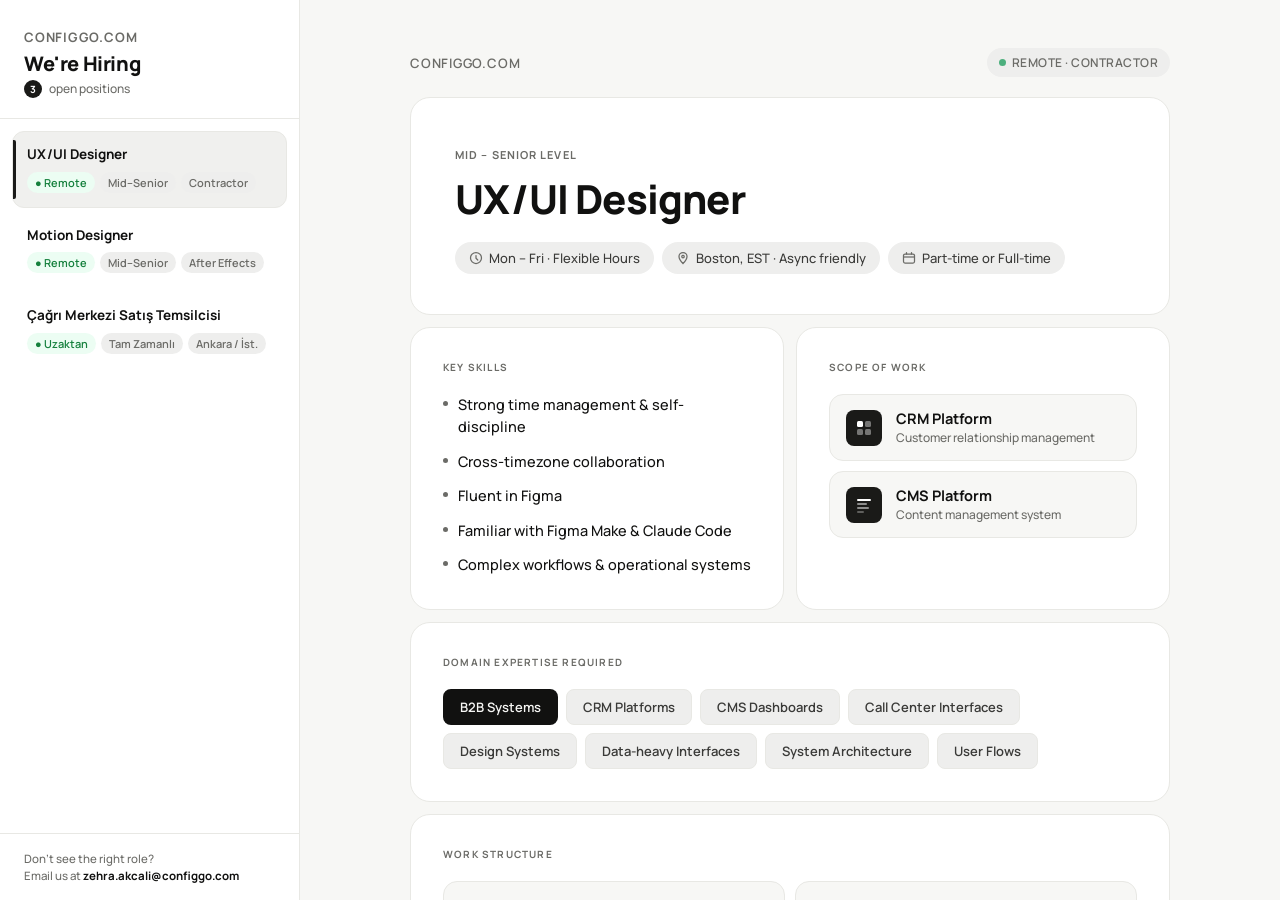
<file: index.html>
<!DOCTYPE html>
<html lang="en">
<head>
  <meta charset="UTF-8"/>
  <meta name="viewport" content="width=device-width, initial-scale=1.0"/>
  <title>Careers — Configgo.com</title>
  <link href="https://fonts.googleapis.com/css2?family=Manrope:wght@300;400;500;600;700;800&display=swap" rel="stylesheet"/>
  <style>
    *, *::before, *::after { box-sizing: border-box; margin: 0; padding: 0; }

    :root {
      --bg:             #F7F7F5;
      --surface:        #FFFFFF;
      --border:         #E8E8E4;
      --text-primary:   #111110;
      --text-secondary: #6B6B67;
      --accent:         #1A1A18;
      --pill-bg:        #EEEEED;
      --pill-text:      #3A3A38;
      --active-bg:      #F0F0EE;
      --active-border:  #111110;
      --sidebar-w:      300px;
      --radius-sm: 8px;
      --radius-md: 12px;
      --radius-lg: 16px;
      --radius-pill: 100px;
    }

    html, body {
      height: 100%;
      font-family: 'Manrope', sans-serif;
      background: var(--bg);
      color: var(--text-primary);
      -webkit-font-smoothing: antialiased;
    }

    /* ── LAYOUT ── */
    .layout {
      display: flex;
      height: 100vh;
      overflow: hidden;
    }

    /* ── SIDEBAR ── */
    .sidebar {
      width: var(--sidebar-w);
      min-width: var(--sidebar-w);
      background: var(--surface);
      border-right: 1px solid var(--border);
      display: flex;
      flex-direction: column;
      height: 100vh;
      overflow: hidden;
    }

    .sidebar-header {
      padding: 28px 24px 20px;
      border-bottom: 1px solid var(--border);
      flex-shrink: 0;
    }

    .brand {
      font-size: 13px;
      font-weight: 700;
      letter-spacing: 0.06em;
      text-transform: uppercase;
      color: var(--text-secondary);
      margin-bottom: 6px;
    }

    .sidebar-title {
      font-size: 20px;
      font-weight: 800;
      letter-spacing: -0.02em;
      color: var(--text-primary);
      line-height: 1.2;
      margin-bottom: 4px;
    }

    .sidebar-count {
      font-size: 12px;
      font-weight: 500;
      color: var(--text-secondary);
    }

    .sidebar-count span {
      display: inline-flex;
      align-items: center;
      justify-content: center;
      width: 18px;
      height: 18px;
      background: var(--accent);
      color: white;
      border-radius: 50%;
      font-size: 10px;
      font-weight: 700;
      margin-right: 5px;
    }

    /* ── JOB LIST ── */
    .job-list {
      flex: 1;
      overflow-y: auto;
      padding: 12px 12px;
      display: flex;
      flex-direction: column;
      gap: 4px;
    }

    .job-list::-webkit-scrollbar { width: 4px; }
    .job-list::-webkit-scrollbar-track { background: transparent; }
    .job-list::-webkit-scrollbar-thumb { background: var(--border); border-radius: 2px; }

    .job-item {
      padding: 14px 14px;
      border-radius: var(--radius-md);
      cursor: pointer;
      border: 1px solid transparent;
      transition: background 0.12s ease, border-color 0.12s ease;
      position: relative;
    }

    .job-item:hover {
      background: var(--active-bg);
    }

    .job-item.active {
      background: var(--active-bg);
      border-color: var(--border);
    }

    .job-item.active::before {
      content: '';
      position: absolute;
      left: 0; top: 8px; bottom: 8px;
      width: 3px;
      background: var(--accent);
      border-radius: 0 2px 2px 0;
    }

    .job-item-title {
      font-size: 13.5px;
      font-weight: 700;
      color: var(--text-primary);
      margin-bottom: 8px;
      line-height: 1.3;
    }

    .job-item-tags {
      display: flex;
      flex-wrap: wrap;
      gap: 5px;
    }

    .job-tag {
      display: inline-flex;
      align-items: center;
      font-size: 11px;
      font-weight: 600;
      color: var(--text-secondary);
      background: var(--pill-bg);
      padding: 3px 8px;
      border-radius: var(--radius-pill);
      white-space: nowrap;
    }

    .job-tag.green {
      background: #ECFDF3;
      color: #15803D;
    }

    /* ── SIDEBAR FOOTER ── */
    .sidebar-footer {
      padding: 16px 24px;
      border-top: 1px solid var(--border);
      flex-shrink: 0;
    }

    .sidebar-footer p {
      font-size: 11.5px;
      font-weight: 500;
      color: var(--text-secondary);
      line-height: 1.5;
    }

    .sidebar-footer a {
      color: var(--text-primary);
      font-weight: 700;
      text-decoration: none;
    }

    /* ── MAIN CONTENT ── */
    .main {
      flex: 1;
      overflow-y: auto;
      background: var(--bg);
      position: relative;
    }

    .main::-webkit-scrollbar { width: 6px; }
    .main::-webkit-scrollbar-track { background: transparent; }
    .main::-webkit-scrollbar-thumb { background: var(--border); border-radius: 3px; }

    /* iframe fills the main area */
    .job-frame {
      width: 100%;
      height: 100%;
      border: none;
      display: block;
    }

    /* ── WELCOME STATE ── */
    .welcome {
      display: none;
      flex-direction: column;
      align-items: center;
      justify-content: center;
      height: 100%;
      gap: 12px;
      padding: 40px;
      text-align: center;
    }

    .welcome-icon {
      width: 52px; height: 52px;
      background: var(--surface);
      border: 1px solid var(--border);
      border-radius: 14px;
      display: flex;
      align-items: center;
      justify-content: center;
      margin-bottom: 4px;
    }

    .welcome h2 {
      font-size: 18px;
      font-weight: 700;
      color: var(--text-primary);
      letter-spacing: -0.01em;
    }

    .welcome p {
      font-size: 13.5px;
      font-weight: 500;
      color: var(--text-secondary);
      max-width: 280px;
      line-height: 1.6;
    }

    /* ── MOBILE ── */
    @media (max-width: 700px) {
      .layout {
        flex-direction: column;
        height: auto;
        overflow: visible;
      }

      .sidebar {
        width: 100%;
        min-width: 100%;
        height: auto;
        border-right: none;
        border-bottom: 1px solid var(--border);
      }

      .job-list {
        flex-direction: row;
        overflow-x: auto;
        overflow-y: hidden;
        padding: 10px 12px;
        gap: 8px;
        flex-wrap: nowrap;
      }

      .job-item {
        min-width: 200px;
        flex-shrink: 0;
      }

      .main {
        height: calc(100vh - 180px);
        min-height: 500px;
      }

      .job-frame { height: 100%; }
    }
  </style>
</head>
<body>
<div class="layout">

  <!-- ── SIDEBAR ── -->
  <aside class="sidebar">

    <div class="sidebar-header">
      <div class="brand">configgo.com</div>
      <div class="sidebar-title">We're Hiring</div>
      <div class="sidebar-count">
        <span>3</span> open positions
      </div>
    </div>

    <div class="job-list">

      <!-- UX/UI Designer -->
      <div class="job-item active" onclick="loadJob(this, 'ux-designer.html')" id="job-ux">
        <div class="job-item-title">UX/UI Designer</div>
        <div class="job-item-tags">
          <span class="job-tag green">● Remote</span>
          <span class="job-tag">Mid–Senior</span>
          <span class="job-tag">Contractor</span>
        </div>
      </div>

      <!-- Motion Designer -->
      <div class="job-item" onclick="loadJob(this, 'motion-designer.html')" id="job-motion">
        <div class="job-item-title">Motion Designer</div>
        <div class="job-item-tags">
          <span class="job-tag green">● Remote</span>
          <span class="job-tag">Mid–Senior</span>
          <span class="job-tag">After Effects</span>
        </div>
      </div>

      <!-- Call Center -->
      <div class="job-item" onclick="loadJob(this, 'cagri-merkezi.html')" id="job-cc">
        <div class="job-item-title">Çağrı Merkezi Satış Temsilcisi</div>
        <div class="job-item-tags">
          <span class="job-tag green">● Uzaktan</span>
          <span class="job-tag">Tam Zamanlı</span>
          <span class="job-tag">Ankara / İst.</span>
        </div>
      </div>

    </div>

    <div class="sidebar-footer">
      <p>Don't see the right role?<br/>
        Email us at <a href="mailto:zehra.akcali@configgo.com">zehra.akcali@configgo.com</a>
      </p>
    </div>

  </aside>

  <!-- ── MAIN CONTENT ── -->
  <main class="main">
    <iframe
      class="job-frame"
      id="jobFrame"
      src="ux-designer.html"
      title="Job Posting">
    </iframe>
  </main>

</div>

<script>
  function loadJob(el, src) {
    // Remove active from all
    document.querySelectorAll('.job-item').forEach(i => i.classList.remove('active'));
    // Set active
    el.classList.add('active');
    // Load iframe
    document.getElementById('jobFrame').src = src;
    // On mobile, scroll main into view
    if (window.innerWidth <= 700) {
      document.querySelector('.main').scrollIntoView({ behavior: 'smooth' });
    }
  }
</script>
</body>
</html>
</file>
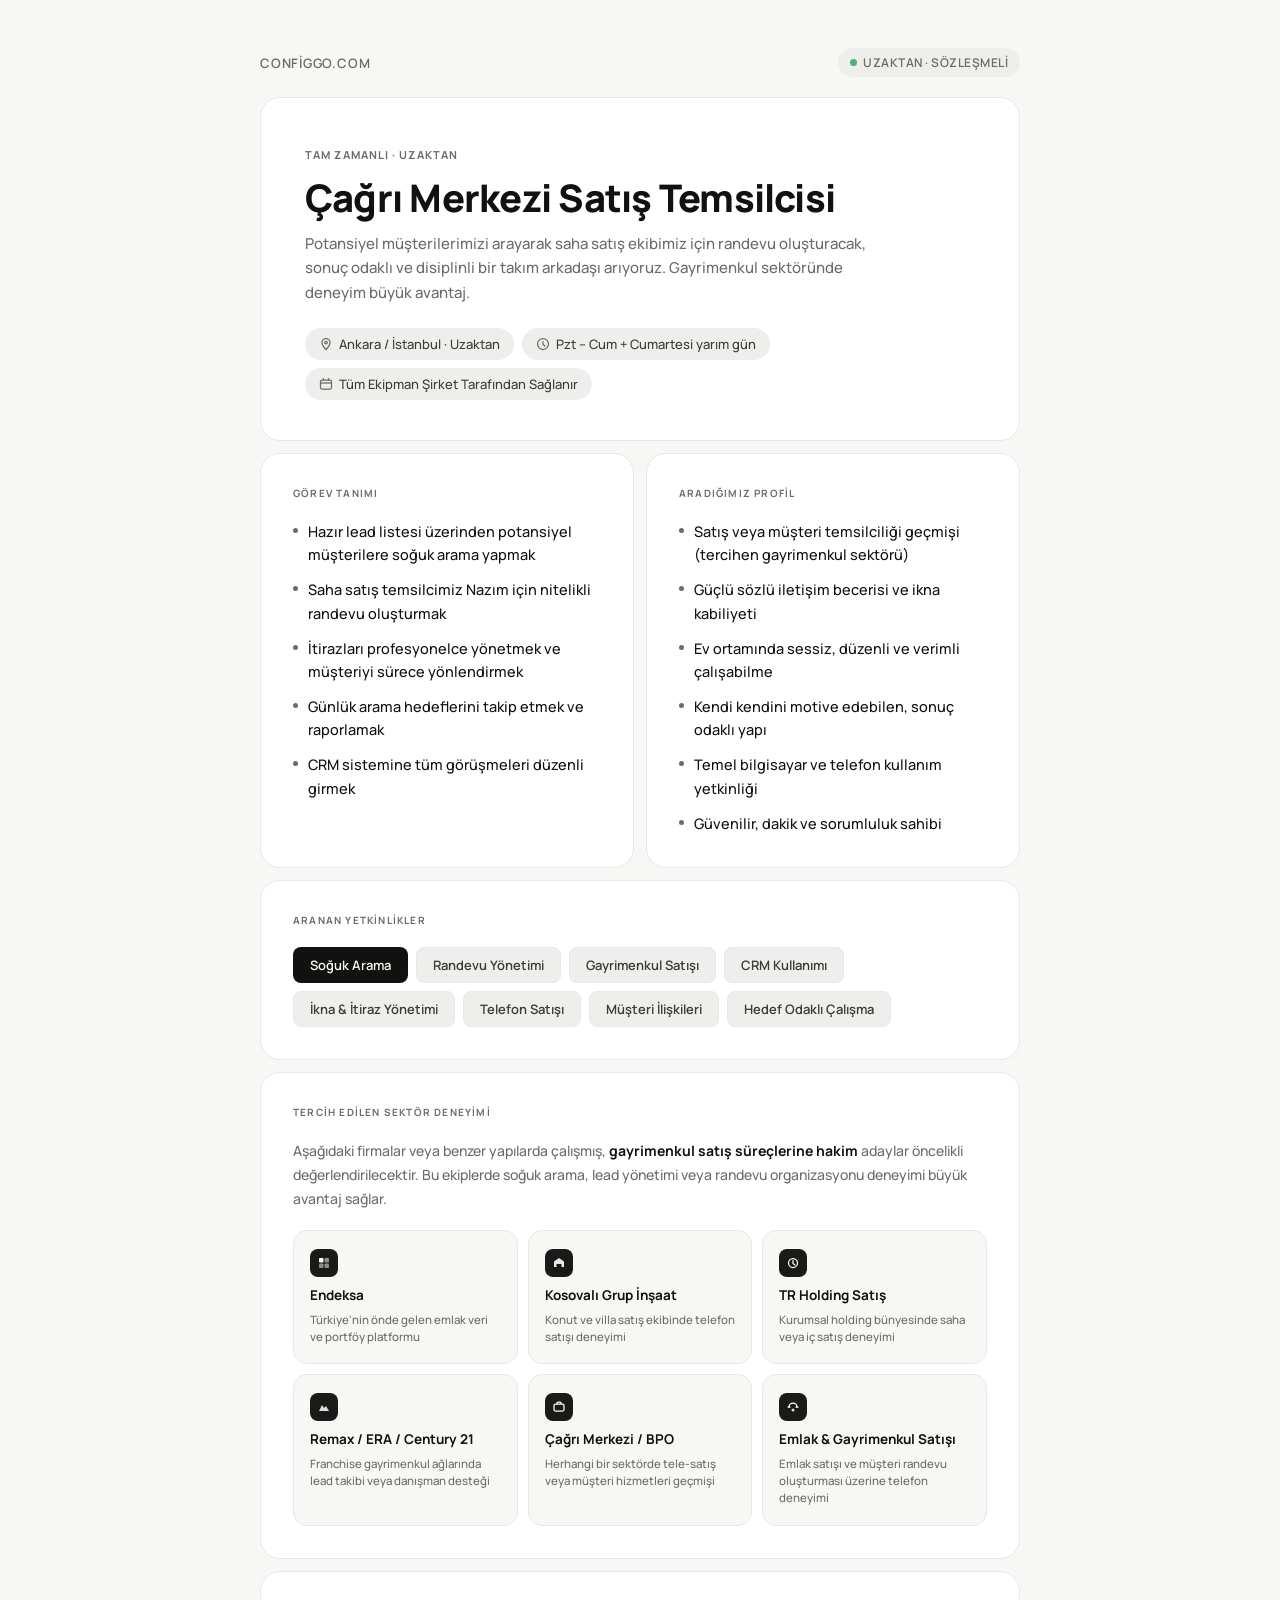
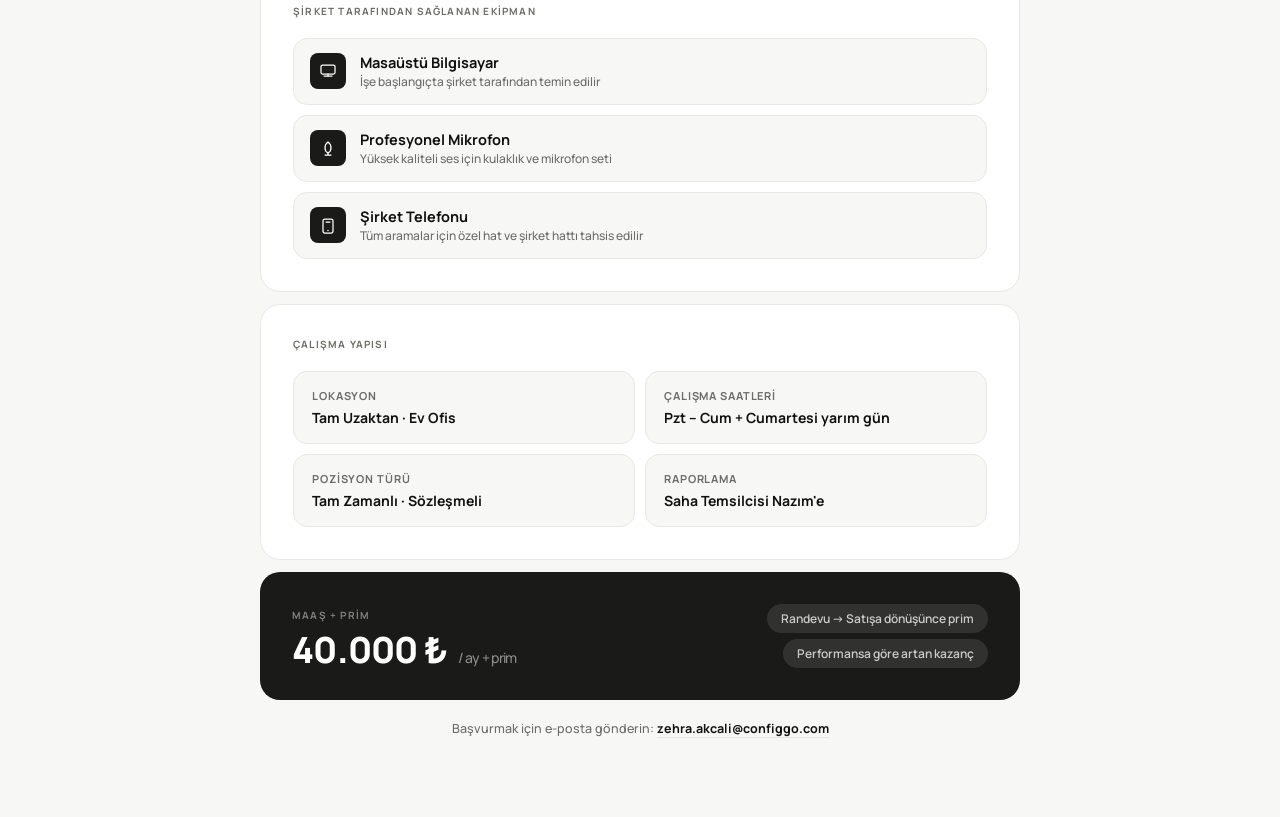
<file: cagri-merkezi.html>
<!DOCTYPE html>
<html lang="tr">
<head>
  <meta charset="UTF-8" />
  <meta name="viewport" content="width=device-width, initial-scale=1.0"/>
  <title>Çağrı Merkezi Satış Temsilcisi — Configgo.com</title>
  <link href="https://fonts.googleapis.com/css2?family=Manrope:wght@300;400;500;600;700;800&display=swap" rel="stylesheet"/>
  <style>
    *, *::before, *::after { box-sizing: border-box; margin: 0; padding: 0; }

    :root {
      --bg:             #F7F7F5;
      --surface:        #FFFFFF;
      --border:         #E8E8E4;
      --text-primary:   #111110;
      --text-secondary: #6B6B67;
      --accent:         #1A1A18;
      --pill-bg:        #EEEEED;
      --pill-text:      #3A3A38;
      --tag-accent-bg:  #111110;
      --tag-accent-txt: #F7F7F5;
      --radius-sm:  8px;
      --radius-md:  14px;
      --radius-lg:  20px;
      --radius-pill:100px;
      --max-w: 760px;
    }

    html { scroll-behavior: smooth; }

    body {
      font-family: 'Manrope', sans-serif;
      background: var(--bg);
      color: var(--text-primary);
      min-height: 100vh;
      padding: 48px 24px 80px;
      -webkit-font-smoothing: antialiased;
    }

    .page {
      max-width: var(--max-w);
      margin: 0 auto;
      display: flex;
      flex-direction: column;
      gap: 12px;
    }

    /* ── TOP BAR ── */
    .topbar {
      display: flex;
      align-items: center;
      justify-content: space-between;
      margin-bottom: 8px;
    }
    .company {
      font-size: 13px;
      font-weight: 600;
      letter-spacing: 0.06em;
      text-transform: uppercase;
      color: var(--text-secondary);
    }
    .badge-remote {
      display: inline-flex;
      align-items: center;
      gap: 6px;
      font-size: 12px;
      font-weight: 600;
      letter-spacing: 0.04em;
      text-transform: uppercase;
      color: var(--text-secondary);
      background: var(--pill-bg);
      padding: 6px 12px;
      border-radius: var(--radius-pill);
    }
    .badge-remote::before {
      content: '';
      width: 7px; height: 7px;
      border-radius: 50%;
      background: #4CAF7D;
      flex-shrink: 0;
    }

    /* ── HERO ── */
    .hero {
      background: var(--surface);
      border: 1px solid var(--border);
      border-radius: var(--radius-lg);
      padding: 44px 44px 40px;
    }
    .role-level {
      display: inline-block;
      font-size: 11px;
      font-weight: 700;
      letter-spacing: 0.1em;
      text-transform: uppercase;
      color: var(--text-secondary);
      margin-bottom: 14px;
    }
    .hero h1 {
      font-size: clamp(26px, 5vw, 38px);
      font-weight: 800;
      line-height: 1.15;
      letter-spacing: -0.02em;
      color: var(--text-primary);
      margin-bottom: 12px;
    }
    .hero-sub {
      font-size: 15px;
      font-weight: 500;
      color: var(--text-secondary);
      line-height: 1.65;
      margin-bottom: 22px;
      max-width: 580px;
    }
    .hero-meta {
      display: flex;
      flex-wrap: wrap;
      gap: 8px;
    }
    .pill {
      display: inline-flex;
      align-items: center;
      gap: 6px;
      font-size: 13px;
      font-weight: 500;
      color: var(--pill-text);
      background: var(--pill-bg);
      padding: 7px 14px;
      border-radius: var(--radius-pill);
    }
    .pill svg { flex-shrink: 0; }

    /* ── GRID ── */
    .grid-2 {
      display: grid;
      grid-template-columns: 1fr 1fr;
      gap: 12px;
    }
    .card {
      background: var(--surface);
      border: 1px solid var(--border);
      border-radius: var(--radius-lg);
      padding: 32px;
    }
    .card.full { grid-column: 1 / -1; }
    .card-label {
      font-size: 10px;
      font-weight: 700;
      letter-spacing: 0.12em;
      text-transform: uppercase;
      color: var(--text-secondary);
      margin-bottom: 20px;
    }

    /* ── LIST ── */
    .list {
      list-style: none;
      display: flex;
      flex-direction: column;
      gap: 12px;
    }
    .list li {
      font-size: 14.5px;
      font-weight: 500;
      line-height: 1.6;
      color: var(--text-primary);
      display: flex;
      align-items: flex-start;
      gap: 10px;
    }
    .list li::before {
      content: '';
      width: 5px; height: 5px;
      border-radius: 50%;
      background: var(--text-secondary);
      flex-shrink: 0;
      margin-top: 8px;
    }

    /* ── TAGS ── */
    .tags { display: flex; flex-wrap: wrap; gap: 8px; }
    .tag {
      font-size: 13px;
      font-weight: 600;
      padding: 8px 16px;
      border-radius: var(--radius-sm);
      background: var(--pill-bg);
      color: var(--pill-text);
      border: 1px solid var(--border);
    }
    .tag.highlight {
      background: var(--tag-accent-bg);
      color: var(--tag-accent-txt);
      border-color: transparent;
    }

    /* ── EKIPMAN ROWS ── */
    .equip-list {
      display: flex;
      flex-direction: column;
      gap: 10px;
    }
    .equip-row {
      display: flex;
      align-items: center;
      gap: 14px;
      padding: 14px 16px;
      background: var(--bg);
      border: 1px solid var(--border);
      border-radius: var(--radius-md);
    }
    .equip-icon {
      width: 36px; height: 36px;
      border-radius: var(--radius-sm);
      background: var(--accent);
      display: flex;
      align-items: center;
      justify-content: center;
      flex-shrink: 0;
    }
    .equip-name {
      font-size: 14.5px;
      font-weight: 700;
      color: var(--text-primary);
    }
    .equip-sub {
      font-size: 12px;
      font-weight: 500;
      color: var(--text-secondary);
      margin-top: 1px;
    }

    /* ── REFERANS SEKTÖR KARTI ── */
    .ref-intro {
      font-size: 14px;
      font-weight: 500;
      color: var(--text-secondary);
      line-height: 1.7;
      margin-bottom: 20px;
    }
    .ref-intro strong {
      color: var(--text-primary);
      font-weight: 700;
    }
    .sector-grid {
      display: grid;
      grid-template-columns: 1fr 1fr 1fr;
      gap: 10px;
    }
    .sector-card {
      background: var(--bg);
      border: 1px solid var(--border);
      border-radius: var(--radius-md);
      padding: 18px 16px;
      text-decoration: none;
      transition: border-color 0.15s ease, transform 0.15s ease;
      display: flex;
      flex-direction: column;
      gap: 6px;
    }
    .sector-card:hover {
      border-color: #BBBBB6;
      transform: translateY(-1px);
    }
    .sector-dot {
      width: 28px; height: 28px;
      border-radius: 8px;
      background: var(--accent);
      display: flex;
      align-items: center;
      justify-content: center;
      margin-bottom: 4px;
    }
    .sector-name {
      font-size: 13.5px;
      font-weight: 700;
      color: var(--text-primary);
      line-height: 1.3;
    }
    .sector-desc {
      font-size: 11.5px;
      font-weight: 500;
      color: var(--text-secondary);
      line-height: 1.5;
    }

    /* ── STRUCT GRID ── */
    .struct-grid {
      display: grid;
      grid-template-columns: 1fr 1fr;
      gap: 10px;
    }
    .struct-item {
      background: var(--bg);
      border: 1px solid var(--border);
      border-radius: var(--radius-md);
      padding: 16px 18px;
    }
    .struct-key {
      font-size: 11px;
      font-weight: 700;
      letter-spacing: 0.08em;
      text-transform: uppercase;
      color: var(--text-secondary);
      margin-bottom: 5px;
    }
    .struct-val {
      font-size: 14px;
      font-weight: 700;
      color: var(--text-primary);
    }

    /* ── COMPENSATION ── */
    .comp-card {
      background: var(--accent);
      border-radius: var(--radius-lg);
      padding: 32px;
      display: flex;
      align-items: flex-end;
      justify-content: space-between;
      gap: 20px;
      flex-wrap: wrap;
    }
    .comp-left .comp-label {
      font-size: 10px;
      font-weight: 700;
      letter-spacing: 0.12em;
      text-transform: uppercase;
      color: rgba(255,255,255,0.45);
      margin-bottom: 10px;
    }
    .comp-amount {
      font-size: clamp(26px, 5vw, 36px);
      font-weight: 800;
      letter-spacing: -0.02em;
      color: #FFF;
      line-height: 1;
    }
    .comp-period {
      font-size: 14px;
      font-weight: 500;
      color: rgba(255,255,255,0.5);
      margin-left: 4px;
    }
    .comp-right {
      display: flex;
      flex-direction: column;
      gap: 6px;
      align-items: flex-end;
    }
    .comp-tag {
      font-size: 12px;
      font-weight: 600;
      padding: 6px 14px;
      border-radius: var(--radius-pill);
      background: rgba(255,255,255,0.1);
      color: rgba(255,255,255,0.75);
      white-space: nowrap;
    }

    /* ── FOOTER ── */
    .footer { text-align: center; padding-top: 8px; }
    .footer p { font-size: 12.5px; font-weight: 500; color: var(--text-secondary); }
    .footer a {
      color: var(--text-primary);
      font-weight: 700;
      text-decoration: none;
      border-bottom: 1px solid var(--border);
    }

    /* ── RESPONSIVE ── */
    @media (max-width: 580px) {
      .hero { padding: 28px 24px; }
      .card { padding: 24px; }
      .grid-2, .struct-grid { grid-template-columns: 1fr; }
      .card.full { grid-column: 1; }
      .sector-grid { grid-template-columns: 1fr 1fr; }
      .comp-card { flex-direction: column; align-items: flex-start; }
      .comp-right { align-items: flex-start; }
    }
    @media (max-width: 400px) {
      .sector-grid { grid-template-columns: 1fr; }
    }
  </style>
</head>
<body>
<div class="page">

  <!-- TOP BAR -->
  <div class="topbar">
    <span class="company">configgo.com</span>
    <span class="badge-remote">Uzaktan · Sözleşmeli</span>
  </div>

  <!-- HERO -->
  <div class="hero">
    <span class="role-level">Tam Zamanlı · Uzaktan</span>
    <h1>Çağrı Merkezi Satış Temsilcisi</h1>
    <p class="hero-sub">Potansiyel müşterilerimizi arayarak saha satış ekibimiz için randevu oluşturacak, sonuç odaklı ve disiplinli bir takım arkadaşı arıyoruz. Gayrimenkul sektöründe deneyim büyük avantaj.</p>
    <div class="hero-meta">
      <span class="pill">
        <svg width="14" height="14" viewBox="0 0 14 14" fill="none">
          <path d="M7 1.5C4.79 1.5 3 3.29 3 5.5c0 3 4 7 4 7s4-4 4-7c0-2.21-1.79-4-4-4Z" stroke="#6B6B67" stroke-width="1.25"/>
          <circle cx="7" cy="5.5" r="1.25" stroke="#6B6B67" stroke-width="1.25"/>
        </svg>
        Ankara / İstanbul · Uzaktan
      </span>
      <span class="pill">
        <svg width="14" height="14" viewBox="0 0 14 14" fill="none">
          <circle cx="7" cy="7" r="5.5" stroke="#6B6B67" stroke-width="1.25"/>
          <path d="M7 4.5V7.25L8.75 9" stroke="#6B6B67" stroke-width="1.25" stroke-linecap="round"/>
        </svg>
        Pzt – Cum + Cumartesi yarım gün
      </span>
      <span class="pill">
        <svg width="14" height="14" viewBox="0 0 14 14" fill="none">
          <rect x="1.5" y="3" width="11" height="9" rx="1.5" stroke="#6B6B67" stroke-width="1.25"/>
          <path d="M1.5 6h11" stroke="#6B6B67" stroke-width="1.25"/>
          <path d="M4.5 1.5V3M9.5 1.5V3" stroke="#6B6B67" stroke-width="1.25" stroke-linecap="round"/>
        </svg>
        Tüm Ekipman Şirket Tarafından Sağlanır
      </span>
    </div>
  </div>

  <!-- GÖREVLER + NE ARIYORUZ -->
  <div class="grid-2">

    <div class="card">
      <p class="card-label">Görev Tanımı</p>
      <ul class="list">
        <li>Hazır lead listesi üzerinden potansiyel müşterilere soğuk arama yapmak</li>
        <li>Saha satış temsilcimiz Nazım için nitelikli randevu oluşturmak</li>
        <li>İtirazları profesyonelce yönetmek ve müşteriyi sürece yönlendirmek</li>
        <li>Günlük arama hedeflerini takip etmek ve raporlamak</li>
        <li>CRM sistemine tüm görüşmeleri düzenli girmek</li>
      </ul>
    </div>

    <div class="card">
      <p class="card-label">Aradığımız Profil</p>
      <ul class="list">
        <li>Satış veya müşteri temsilciliği geçmişi (tercihen gayrimenkul sektörü)</li>
        <li>Güçlü sözlü iletişim becerisi ve ikna kabiliyeti</li>
        <li>Ev ortamında sessiz, düzenli ve verimli çalışabilme</li>
        <li>Kendi kendini motive edebilen, sonuç odaklı yapı</li>
        <li>Temel bilgisayar ve telefon kullanım yetkinliği</li>
        <li>Güvenilir, dakik ve sorumluluk sahibi</li>
      </ul>
    </div>
  </div>

  <!-- YETKİNLİKLER -->
  <div class="card full">
    <p class="card-label">Aranan Yetkinlikler</p>
    <div class="tags">
      <span class="tag highlight">Soğuk Arama</span>
      <span class="tag">Randevu Yönetimi</span>
      <span class="tag">Gayrimenkul Satışı</span>
      <span class="tag">CRM Kullanımı</span>
      <span class="tag">İkna &amp; İtiraz Yönetimi</span>
      <span class="tag">Telefon Satışı</span>
      <span class="tag">Müşteri İlişkileri</span>
      <span class="tag">Hedef Odaklı Çalışma</span>
    </div>
  </div>

  <!-- REFERANS SEKTÖR -->
  <div class="card full">
    <p class="card-label">Tercih Edilen Sektör Deneyimi</p>
    <p class="ref-intro">
      Aşağıdaki firmalar veya benzer yapılarda çalışmış, <strong>gayrimenkul satış süreçlerine hakim</strong> adaylar öncelikli değerlendirilecektir. Bu ekiplerde soğuk arama, lead yönetimi veya randevu organizasyonu deneyimi büyük avantaj sağlar.
    </p>
    <div class="sector-grid">

      <div class="sector-card">
        <div class="sector-dot">
          <svg width="14" height="14" viewBox="0 0 14 14" fill="none">
            <rect x="2" y="2" width="4.5" height="4.5" rx="1" fill="white"/>
            <rect x="7.5" y="2" width="4.5" height="4.5" rx="1" fill="white" fill-opacity="0.5"/>
            <rect x="2" y="7.5" width="4.5" height="4.5" rx="1" fill="white" fill-opacity="0.5"/>
            <rect x="7.5" y="7.5" width="4.5" height="4.5" rx="1" fill="white" fill-opacity="0.5"/>
          </svg>
        </div>
        <div class="sector-name">Endeksa</div>
        <div class="sector-desc">Türkiye'nin önde gelen emlak veri ve portföy platformu</div>
      </div>

      <a class="sector-card" href="https://www.kosovaligrupinsaat.com/" target="_blank" rel="noopener">
        <div class="sector-dot">
          <svg width="14" height="14" viewBox="0 0 14 14" fill="none">
            <path d="M7 2L12 5.5V11H9.5V8H4.5V11H2V5.5L7 2Z" fill="white" fill-opacity="0.9"/>
          </svg>
        </div>
        <div class="sector-name">Kosovalı Grup İnşaat</div>
        <div class="sector-desc">Konut ve villa satış ekibinde telefon satışı deneyimi</div>
      </a>

      <div class="sector-card">
        <div class="sector-dot">
          <svg width="14" height="14" viewBox="0 0 14 14" fill="none">
            <circle cx="7" cy="7" r="4.5" stroke="white" stroke-width="1.25"/>
            <path d="M7 4.5V7.5L9 9" stroke="white" stroke-width="1.25" stroke-linecap="round"/>
          </svg>
        </div>
        <div class="sector-name">TR Holding Satış</div>
        <div class="sector-desc">Kurumsal holding bünyesinde saha veya iç satış deneyimi</div>
      </div>

      <div class="sector-card">
        <div class="sector-dot">
          <svg width="14" height="14" viewBox="0 0 14 14" fill="none">
            <path d="M2 11L5 5L7 8L9 6L12 11H2Z" fill="white" fill-opacity="0.85"/>
          </svg>
        </div>
        <div class="sector-name">Remax / ERA / Century 21</div>
        <div class="sector-desc">Franchise gayrimenkul ağlarında lead takibi veya danışman desteği</div>
      </div>

      <div class="sector-card">
        <div class="sector-dot">
          <svg width="14" height="14" viewBox="0 0 14 14" fill="none">
            <rect x="2" y="4" width="10" height="7" rx="1.5" stroke="white" stroke-width="1.25"/>
            <path d="M5 4V3C5 2.45 5.45 2 6 2H8C8.55 2 9 2.45 9 3V4" stroke="white" stroke-width="1.25"/>
          </svg>
        </div>
        <div class="sector-name">Çağrı Merkezi / BPO</div>
        <div class="sector-desc">Herhangi bir sektörde tele-satış veya müşteri hizmetleri geçmişi</div>
      </div>

      <div class="sector-card">
        <div class="sector-dot">
          <svg width="14" height="14" viewBox="0 0 14 14" fill="none">
            <path d="M3 7C3 4.79 4.79 3 7 3C9.21 3 11 4.79 11 7" stroke="white" stroke-width="1.25" stroke-linecap="round"/>
            <path d="M2 7H4M10 7H12" stroke="white" stroke-width="1.25" stroke-linecap="round"/>
            <circle cx="7" cy="10" r="1.5" fill="white" fill-opacity="0.85"/>
          </svg>
        </div>
        <div class="sector-name">Emlak &amp; Gayrimenkul Satışı</div>
        <div class="sector-desc">Emlak satışı ve müşteri randevu oluşturması üzerine telefon deneyimi</div>
      </div>

    </div>
  </div>

  <!-- SAĞLANAN EKİPMAN -->
  <div class="card full">
    <p class="card-label">Şirket Tarafından Sağlanan Ekipman</p>
    <div class="equip-list">
      <div class="equip-row">
        <div class="equip-icon">
          <svg width="18" height="18" viewBox="0 0 18 18" fill="none">
            <rect x="2" y="3" width="14" height="9" rx="1.5" stroke="white" stroke-width="1.25"/>
            <path d="M5 14H13" stroke="white" stroke-width="1.25" stroke-linecap="round"/>
            <path d="M9 12V14" stroke="white" stroke-width="1.25" stroke-linecap="round"/>
          </svg>
        </div>
        <div>
          <div class="equip-name">Masaüstü Bilgisayar</div>
          <div class="equip-sub">İşe başlangıçta şirket tarafından temin edilir</div>
        </div>
      </div>
      <div class="equip-row">
        <div class="equip-icon">
          <svg width="18" height="18" viewBox="0 0 18 18" fill="none">
            <path d="M9 3C9 3 6 5 6 9C6 11.21 7.34 13.12 9 14C10.66 13.12 12 11.21 12 9C12 5 9 3 9 3Z" stroke="white" stroke-width="1.25"/>
            <path d="M9 14V16" stroke="white" stroke-width="1.25" stroke-linecap="round"/>
            <path d="M6 16H12" stroke="white" stroke-width="1.25" stroke-linecap="round"/>
          </svg>
        </div>
        <div>
          <div class="equip-name">Profesyonel Mikrofon</div>
          <div class="equip-sub">Yüksek kaliteli ses için kulaklık ve mikrofon seti</div>
        </div>
      </div>
      <div class="equip-row">
        <div class="equip-icon">
          <svg width="18" height="18" viewBox="0 0 18 18" fill="none">
            <rect x="4" y="3" width="10" height="14" rx="2" stroke="white" stroke-width="1.25"/>
            <circle cx="9" cy="14.5" r="0.75" fill="white"/>
            <path d="M7 6H11" stroke="white" stroke-width="1.25" stroke-linecap="round"/>
          </svg>
        </div>
        <div>
          <div class="equip-name">Şirket Telefonu</div>
          <div class="equip-sub">Tüm aramalar için özel hat ve şirket hattı tahsis edilir</div>
        </div>
      </div>
    </div>
  </div>

  <!-- ÇALIŞMA YAPISI -->
  <div class="card full">
    <p class="card-label">Çalışma Yapısı</p>
    <div class="struct-grid">
      <div class="struct-item">
        <div class="struct-key">Lokasyon</div>
        <div class="struct-val">Tam Uzaktan · Ev Ofis</div>
      </div>
      <div class="struct-item">
        <div class="struct-key">Çalışma Saatleri</div>
        <div class="struct-val">Pzt – Cum + Cumartesi yarım gün</div>
      </div>
      <div class="struct-item">
        <div class="struct-key">Pozisyon Türü</div>
        <div class="struct-val">Tam Zamanlı · Sözleşmeli</div>
      </div>
      <div class="struct-item">
        <div class="struct-key">Raporlama</div>
        <div class="struct-val">Saha Temsilcisi Nazım'e</div>
      </div>
    </div>
  </div>

  <!-- ÜCRET -->
  <div class="comp-card">
    <div class="comp-left">
      <p class="comp-label">Maaş + Prim</p>
      <div class="comp-amount">40.000 ₺ <span class="comp-period">/ ay + prim</span></div>
    </div>
    <div class="comp-right">
      <span class="comp-tag">Randevu → Satışa dönüşünce prim</span>
      <span class="comp-tag">Performansa göre artan kazanç</span>
    </div>
  </div>

  <!-- FOOTER -->
  <div class="footer">
    <p>Başvurmak için e-posta gönderin: <a href="mailto:zehra.akcali@configgo.com">zehra.akcali@configgo.com</a></p>
  </div>

</div>
</body>
</html>
</file>
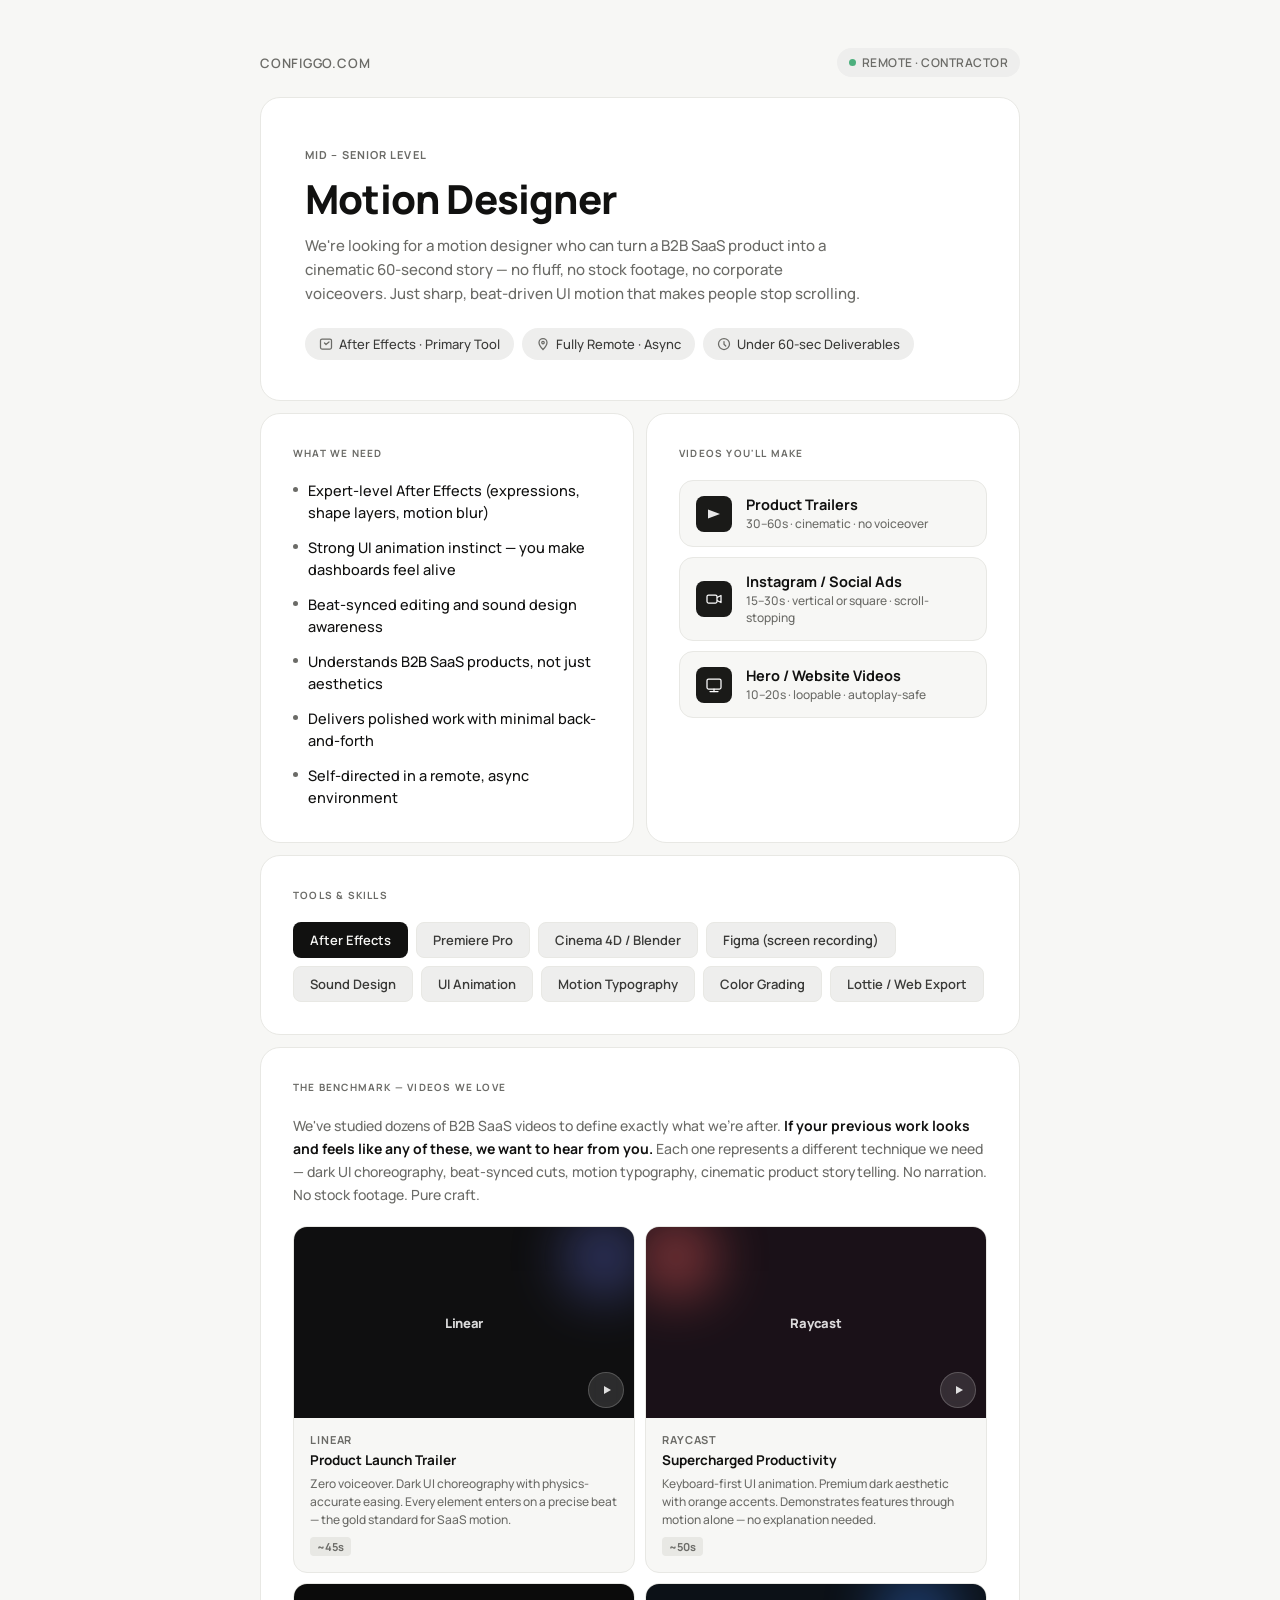
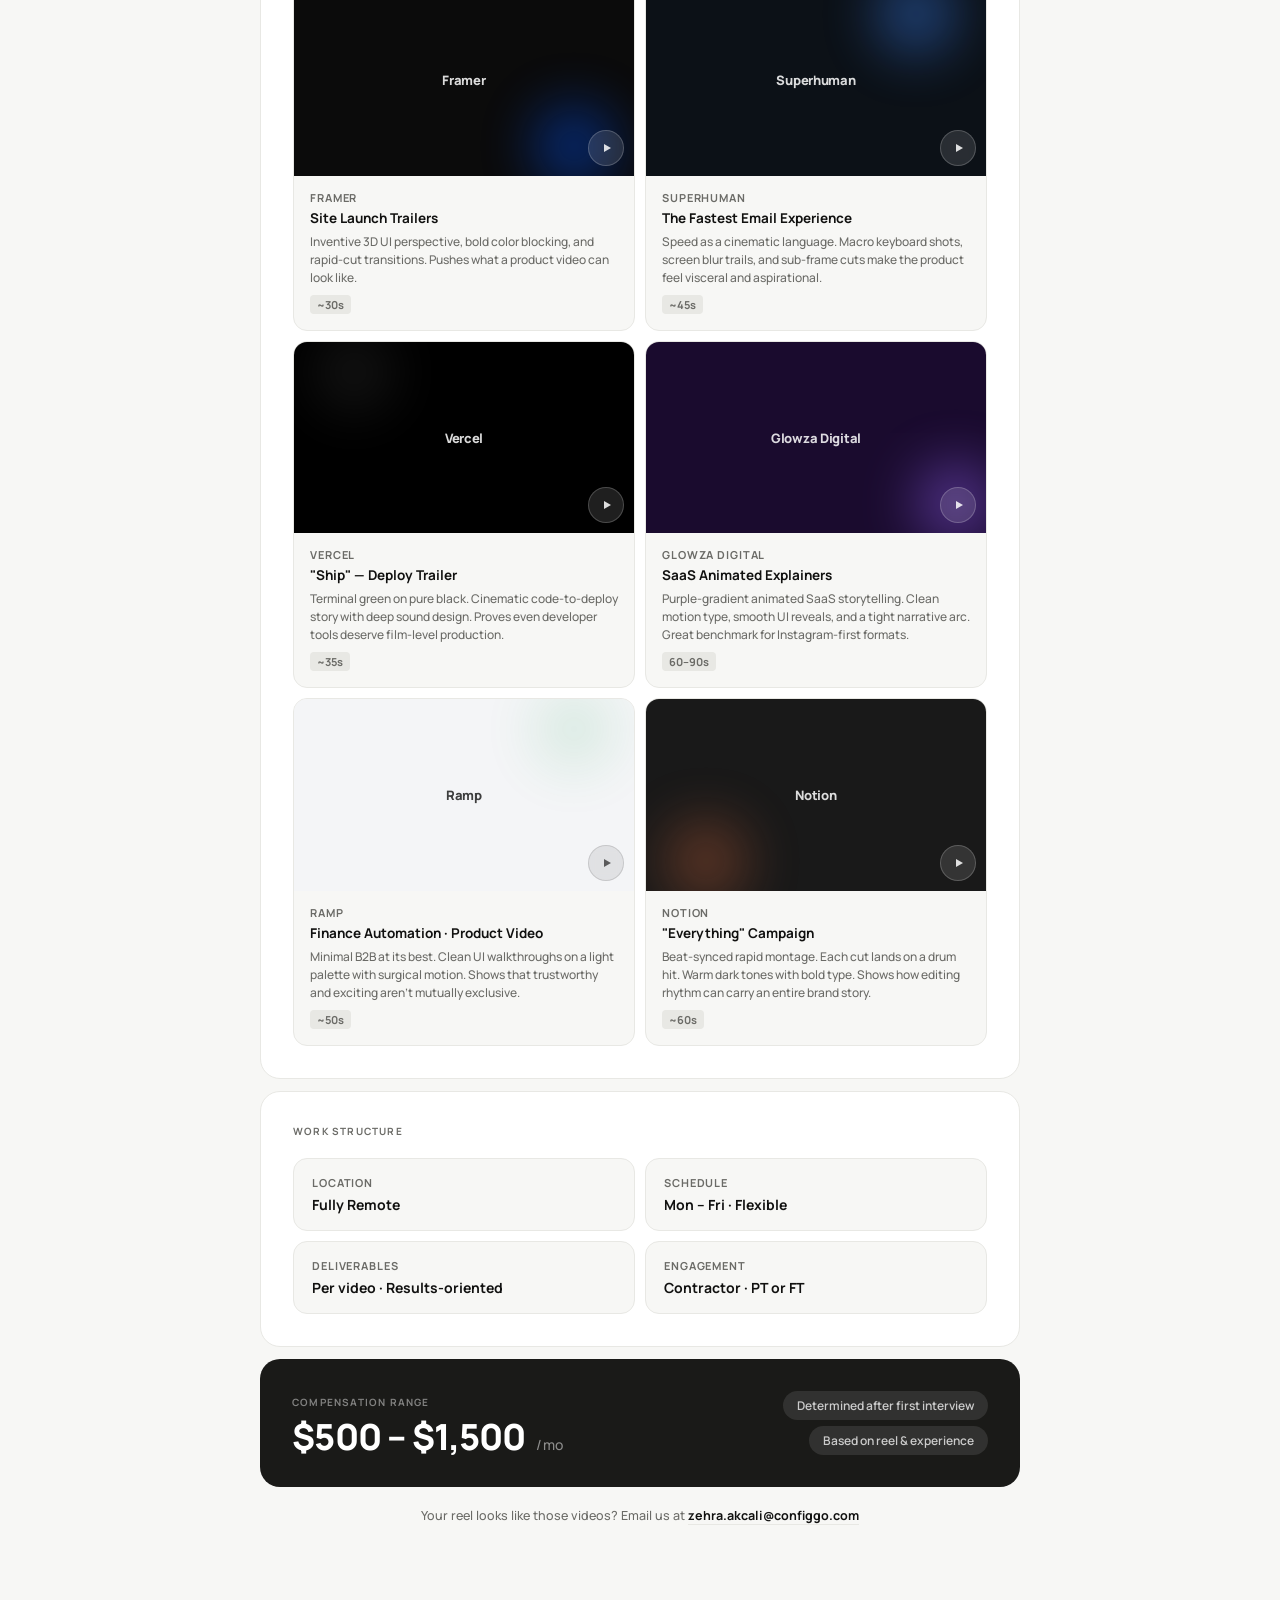
<file: motion-designer.html>
<!DOCTYPE html>
<html lang="en">
<head>
  <meta charset="UTF-8" />
  <meta name="viewport" content="width=device-width, initial-scale=1.0"/>
  <title>Motion Designer — Configgo.com</title>
  <link href="https://fonts.googleapis.com/css2?family=Manrope:wght@300;400;500;600;700;800&display=swap" rel="stylesheet"/>
  <style>
    *, *::before, *::after { box-sizing: border-box; margin: 0; padding: 0; }

    :root {
      --bg:             #F7F7F5;
      --surface:        #FFFFFF;
      --border:         #E8E8E4;
      --text-primary:   #111110;
      --text-secondary: #6B6B67;
      --accent:         #1A1A18;
      --pill-bg:        #EEEEED;
      --pill-text:      #3A3A38;
      --tag-accent-bg:  #111110;
      --tag-accent-txt: #F7F7F5;
      --radius-sm:  8px;
      --radius-md:  14px;
      --radius-lg:  20px;
      --radius-pill:100px;
      --max-w: 760px;
    }

    html { scroll-behavior: smooth; }

    body {
      font-family: 'Manrope', sans-serif;
      background: var(--bg);
      color: var(--text-primary);
      min-height: 100vh;
      padding: 48px 24px 80px;
      -webkit-font-smoothing: antialiased;
    }

    .page {
      max-width: var(--max-w);
      margin: 0 auto;
      display: flex;
      flex-direction: column;
      gap: 12px;
    }

    /* ── TOP BAR ── */
    .topbar {
      display: flex;
      align-items: center;
      justify-content: space-between;
      margin-bottom: 8px;
    }
    .company {
      font-size: 13px;
      font-weight: 600;
      letter-spacing: 0.06em;
      text-transform: uppercase;
      color: var(--text-secondary);
    }
    .badge-remote {
      display: inline-flex;
      align-items: center;
      gap: 6px;
      font-size: 12px;
      font-weight: 600;
      letter-spacing: 0.04em;
      text-transform: uppercase;
      color: var(--text-secondary);
      background: var(--pill-bg);
      padding: 6px 12px;
      border-radius: var(--radius-pill);
    }
    .badge-remote::before {
      content: '';
      width: 7px; height: 7px;
      border-radius: 50%;
      background: #4CAF7D;
      flex-shrink: 0;
    }

    /* ── HERO ── */
    .hero {
      background: var(--surface);
      border: 1px solid var(--border);
      border-radius: var(--radius-lg);
      padding: 44px 44px 40px;
    }
    .role-level {
      display: inline-block;
      font-size: 11px;
      font-weight: 700;
      letter-spacing: 0.1em;
      text-transform: uppercase;
      color: var(--text-secondary);
      margin-bottom: 14px;
    }
    .hero h1 {
      font-size: clamp(28px, 5vw, 40px);
      font-weight: 800;
      line-height: 1.15;
      letter-spacing: -0.02em;
      color: var(--text-primary);
      margin-bottom: 12px;
    }
    .hero-sub {
      font-size: 15px;
      font-weight: 500;
      color: var(--text-secondary);
      line-height: 1.6;
      margin-bottom: 22px;
      max-width: 560px;
    }
    .hero-meta {
      display: flex;
      flex-wrap: wrap;
      gap: 8px;
    }
    .pill {
      display: inline-flex;
      align-items: center;
      gap: 6px;
      font-size: 13px;
      font-weight: 500;
      color: var(--pill-text);
      background: var(--pill-bg);
      padding: 7px 14px;
      border-radius: var(--radius-pill);
    }
    .pill svg { flex-shrink: 0; }

    /* ── GRID ── */
    .grid-2 {
      display: grid;
      grid-template-columns: 1fr 1fr;
      gap: 12px;
    }
    .card {
      background: var(--surface);
      border: 1px solid var(--border);
      border-radius: var(--radius-lg);
      padding: 32px;
    }
    .card.full { grid-column: 1 / -1; }
    .card-label {
      font-size: 10px;
      font-weight: 700;
      letter-spacing: 0.12em;
      text-transform: uppercase;
      color: var(--text-secondary);
      margin-bottom: 20px;
    }

    /* ── LIST ── */
    .list {
      list-style: none;
      display: flex;
      flex-direction: column;
      gap: 12px;
    }
    .list li {
      font-size: 14.5px;
      font-weight: 500;
      line-height: 1.55;
      color: var(--text-primary);
      display: flex;
      align-items: flex-start;
      gap: 10px;
    }
    .list li::before {
      content: '';
      width: 5px; height: 5px;
      border-radius: 50%;
      background: var(--text-secondary);
      flex-shrink: 0;
      margin-top: 7px;
    }

    /* ── TOOLS ── */
    .tags { display: flex; flex-wrap: wrap; gap: 8px; }
    .tag {
      font-size: 13px;
      font-weight: 600;
      padding: 8px 16px;
      border-radius: var(--radius-sm);
      background: var(--pill-bg);
      color: var(--pill-text);
      border: 1px solid var(--border);
    }
    .tag.highlight {
      background: var(--tag-accent-bg);
      color: var(--tag-accent-txt);
      border-color: transparent;
    }

    /* ── VIDEO TYPES ── */
    .video-types {
      display: flex;
      flex-direction: column;
      gap: 10px;
    }
    .vtype-row {
      display: flex;
      align-items: center;
      gap: 14px;
      padding: 14px 16px;
      background: var(--bg);
      border: 1px solid var(--border);
      border-radius: var(--radius-md);
    }
    .vtype-icon {
      width: 36px; height: 36px;
      border-radius: var(--radius-sm);
      background: var(--accent);
      display: flex;
      align-items: center;
      justify-content: center;
      flex-shrink: 0;
    }
    .vtype-name {
      font-size: 14.5px;
      font-weight: 700;
      color: var(--text-primary);
    }
    .vtype-sub {
      font-size: 12px;
      font-weight: 500;
      color: var(--text-secondary);
      margin-top: 1px;
    }

    /* ── REFERENCE VIDEOS SECTION ── */
    .ref-intro {
      font-size: 14px;
      font-weight: 500;
      color: var(--text-secondary);
      line-height: 1.65;
      margin-bottom: 20px;
    }
    .ref-intro strong {
      color: var(--text-primary);
      font-weight: 700;
    }

    .video-grid {
      display: grid;
      grid-template-columns: 1fr 1fr;
      gap: 10px;
    }

    .video-card {
      background: var(--bg);
      border: 1px solid var(--border);
      border-radius: var(--radius-md);
      overflow: hidden;
      text-decoration: none;
      display: flex;
      flex-direction: column;
      transition: border-color 0.15s ease, transform 0.15s ease;
    }
    .video-card:hover {
      border-color: #BBBBB6;
      transform: translateY(-1px);
    }

    .video-thumb {
      width: 100%;
      aspect-ratio: 16/9;
      display: flex;
      align-items: center;
      justify-content: center;
      position: relative;
      overflow: hidden;
    }

    /* individual brand colours */
    .vc-linear  .video-thumb { background: #0F0F10; }
    .vc-raycast .video-thumb { background: #1A1118; }
    .vc-framer  .video-thumb { background: #0B0B0B; }
    .vc-super   .video-thumb { background: #0C1117; }
    .vc-vercel  .video-thumb { background: #000000; }
    .vc-glowza  .video-thumb { background: #1A0B2E; }
    .vc-ramp    .video-thumb { background: #F4F5F7; }
    .vc-notion  .video-thumb { background: #191919; }

    .thumb-logo {
      font-size: 13px;
      font-weight: 800;
      letter-spacing: -0.02em;
      color: rgba(255,255,255,0.85);
      z-index: 1;
    }
    .vc-ramp .thumb-logo { color: rgba(0,0,0,0.75); }

    /* decorative orbs */
    .orb {
      position: absolute;
      border-radius: 50%;
      filter: blur(28px);
      opacity: 0.45;
    }
    .vc-linear  .orb { width:80px;height:80px;background:#5E6AD2;top:-10px;right:-10px; }
    .vc-raycast .orb { width:80px;height:80px;background:#FF6363;top:-10px;left:-10px; }
    .vc-framer  .orb { width:80px;height:80px;background:#0055FF;bottom:-10px;right:20px; }
    .vc-super   .orb { width:80px;height:80px;background:#3B82F6;top:-10px;right:30px; }
    .vc-vercel  .orb { width:80px;height:80px;background:#FFFFFF;opacity:0.08;top:-10px;left:20px; }
    .vc-glowza  .orb { width:80px;height:80px;background:#9966FF;bottom:-10px;right:-10px; }
    .vc-ramp    .orb { width:80px;height:80px;background:#16A34A;opacity:0.12;top:-10px;right:20px; }
    .vc-notion  .orb { width:80px;height:80px;background:#E87040;opacity:0.35;bottom:-10px;left:20px; }

    .play-btn {
      position: absolute;
      width: 36px; height: 36px;
      border-radius: 50%;
      background: rgba(255,255,255,0.12);
      border: 1px solid rgba(255,255,255,0.2);
      display: flex;
      align-items: center;
      justify-content: center;
      bottom: 10px;
      right: 10px;
      backdrop-filter: blur(4px);
    }
    .vc-ramp .play-btn {
      background: rgba(0,0,0,0.08);
      border-color: rgba(0,0,0,0.12);
    }
    .play-btn svg { margin-left: 2px; }

    .video-info {
      padding: 14px 16px 16px;
    }
    .video-co {
      font-size: 11px;
      font-weight: 700;
      letter-spacing: 0.08em;
      text-transform: uppercase;
      color: var(--text-secondary);
      margin-bottom: 4px;
    }
    .video-title {
      font-size: 13.5px;
      font-weight: 700;
      color: var(--text-primary);
      margin-bottom: 6px;
      line-height: 1.35;
    }
    .video-why {
      font-size: 12px;
      font-weight: 500;
      color: var(--text-secondary);
      line-height: 1.5;
    }
    .video-dur {
      display: inline-block;
      font-size: 11px;
      font-weight: 700;
      color: var(--text-secondary);
      background: var(--border);
      padding: 2px 7px;
      border-radius: 4px;
      margin-top: 8px;
    }

    /* ── STRUCT GRID ── */
    .struct-grid {
      display: grid;
      grid-template-columns: 1fr 1fr;
      gap: 10px;
    }
    .struct-item {
      background: var(--bg);
      border: 1px solid var(--border);
      border-radius: var(--radius-md);
      padding: 16px 18px;
    }
    .struct-key {
      font-size: 11px;
      font-weight: 700;
      letter-spacing: 0.08em;
      text-transform: uppercase;
      color: var(--text-secondary);
      margin-bottom: 5px;
    }
    .struct-val {
      font-size: 14px;
      font-weight: 700;
      color: var(--text-primary);
    }

    /* ── COMPENSATION ── */
    .comp-card {
      background: var(--accent);
      border-radius: var(--radius-lg);
      padding: 32px;
      display: flex;
      align-items: flex-end;
      justify-content: space-between;
      gap: 20px;
      flex-wrap: wrap;
    }
    .comp-left .comp-label {
      font-size: 10px;
      font-weight: 700;
      letter-spacing: 0.12em;
      text-transform: uppercase;
      color: rgba(255,255,255,0.45);
      margin-bottom: 10px;
    }
    .comp-amount {
      font-size: clamp(26px, 5vw, 36px);
      font-weight: 800;
      letter-spacing: -0.02em;
      color: #FFF;
      line-height: 1;
    }
    .comp-period {
      font-size: 14px;
      font-weight: 500;
      color: rgba(255,255,255,0.5);
      margin-left: 4px;
    }
    .comp-right {
      display: flex;
      flex-direction: column;
      gap: 6px;
      align-items: flex-end;
    }
    .comp-tag {
      font-size: 12px;
      font-weight: 600;
      padding: 6px 14px;
      border-radius: var(--radius-pill);
      background: rgba(255,255,255,0.1);
      color: rgba(255,255,255,0.75);
      white-space: nowrap;
    }

    /* ── FOOTER ── */
    .footer { text-align: center; padding-top: 8px; }
    .footer p { font-size: 12.5px; font-weight: 500; color: var(--text-secondary); }
    .footer a {
      color: var(--text-primary);
      font-weight: 700;
      text-decoration: none;
      border-bottom: 1px solid var(--border);
    }

    /* ── RESPONSIVE ── */
    @media (max-width: 580px) {
      .hero { padding: 28px 24px; }
      .card { padding: 24px; }
      .grid-2, .video-grid, .struct-grid { grid-template-columns: 1fr; }
      .card.full { grid-column: 1; }
      .comp-card { flex-direction: column; align-items: flex-start; }
      .comp-right { align-items: flex-start; }
    }
  </style>
</head>
<body>
<div class="page">

  <!-- TOP BAR -->
  <div class="topbar">
    <span class="company">Configgo.com</span>
    <span class="badge-remote">Remote · Contractor</span>
  </div>

  <!-- HERO -->
  <div class="hero">
    <span class="role-level">Mid – Senior Level</span>
    <h1>Motion Designer</h1>
    <p class="hero-sub">We're looking for a motion designer who can turn a B2B SaaS product into a cinematic 60-second story — no fluff, no stock footage, no corporate voiceovers. Just sharp, beat-driven UI motion that makes people stop scrolling.</p>
    <div class="hero-meta">
      <span class="pill">
        <svg width="14" height="14" viewBox="0 0 14 14" fill="none">
          <rect x="1.5" y="2" width="11" height="10" rx="1.5" stroke="#6B6B67" stroke-width="1.25"/>
          <path d="M5.5 6L7 7.5L10 5" stroke="#6B6B67" stroke-width="1.25" stroke-linecap="round" stroke-linejoin="round"/>
        </svg>
        After Effects · Primary Tool
      </span>
      <span class="pill">
        <svg width="14" height="14" viewBox="0 0 14 14" fill="none">
          <path d="M7 1.5C4.79 1.5 3 3.29 3 5.5c0 3 4 7 4 7s4-4 4-7c0-2.21-1.79-4-4-4Z" stroke="#6B6B67" stroke-width="1.25"/>
          <circle cx="7" cy="5.5" r="1.25" stroke="#6B6B67" stroke-width="1.25"/>
        </svg>
        Fully Remote · Async
      </span>
      <span class="pill">
        <svg width="14" height="14" viewBox="0 0 14 14" fill="none">
          <circle cx="7" cy="7" r="5.5" stroke="#6B6B67" stroke-width="1.25"/>
          <path d="M7 4.5V7.25L8.75 9" stroke="#6B6B67" stroke-width="1.25" stroke-linecap="round"/>
        </svg>
        Under 60-sec Deliverables
      </span>
    </div>
  </div>

  <!-- SKILLS + VIDEO TYPES -->
  <div class="grid-2">

    <div class="card">
      <p class="card-label">What We Need</p>
      <ul class="list">
        <li>Expert-level After Effects (expressions, shape layers, motion blur)</li>
        <li>Strong UI animation instinct — you make dashboards feel alive</li>
        <li>Beat-synced editing and sound design awareness</li>
        <li>Understands B2B SaaS products, not just aesthetics</li>
        <li>Delivers polished work with minimal back-and-forth</li>
        <li>Self-directed in a remote, async environment</li>
      </ul>
    </div>

    <div class="card">
      <p class="card-label">Videos You'll Make</p>
      <div class="video-types">
        <div class="vtype-row">
          <div class="vtype-icon">
            <svg width="18" height="18" viewBox="0 0 18 18" fill="none">
              <path d="M3 4.5L15 9L3 13.5V4.5Z" fill="white" fill-opacity="0.9"/>
            </svg>
          </div>
          <div>
            <div class="vtype-name">Product Trailers</div>
            <div class="vtype-sub">30–60s · cinematic · no voiceover</div>
          </div>
        </div>
        <div class="vtype-row">
          <div class="vtype-icon">
            <svg width="18" height="18" viewBox="0 0 18 18" fill="none">
              <rect x="2" y="5" width="10" height="8" rx="1.5" stroke="white" stroke-width="1.25"/>
              <path d="M12 7.5L16 5.5V12.5L12 10.5" stroke="white" stroke-width="1.25" stroke-linejoin="round"/>
            </svg>
          </div>
          <div>
            <div class="vtype-name">Instagram / Social Ads</div>
            <div class="vtype-sub">15–30s · vertical or square · scroll-stopping</div>
          </div>
        </div>
        <div class="vtype-row">
          <div class="vtype-icon">
            <svg width="18" height="18" viewBox="0 0 18 18" fill="none">
              <rect x="2" y="3" width="14" height="10" rx="1.5" stroke="white" stroke-width="1.25"/>
              <path d="M5 15.5H13" stroke="white" stroke-width="1.25" stroke-linecap="round"/>
              <path d="M9 13V15.5" stroke="white" stroke-width="1.25" stroke-linecap="round"/>
            </svg>
          </div>
          <div>
            <div class="vtype-name">Hero / Website Videos</div>
            <div class="vtype-sub">10–20s · loopable · autoplay-safe</div>
          </div>
        </div>
      </div>
    </div>
  </div>

  <!-- TOOLS -->
  <div class="card full">
    <p class="card-label">Tools &amp; Skills</p>
    <div class="tags">
      <span class="tag highlight">After Effects</span>
      <span class="tag">Premiere Pro</span>
      <span class="tag">Cinema 4D / Blender</span>
      <span class="tag">Figma (screen recording)</span>
      <span class="tag">Sound Design</span>
      <span class="tag">UI Animation</span>
      <span class="tag">Motion Typography</span>
      <span class="tag">Color Grading</span>
      <span class="tag">Lottie / Web Export</span>
    </div>
  </div>

  <!-- REFERENCE VIDEOS -->
  <div class="card full">
    <p class="card-label">The Benchmark — Videos We Love</p>
    <p class="ref-intro">
      We've studied dozens of B2B SaaS videos to define exactly what we're after.
      <strong>If your previous work looks and feels like any of these, we want to hear from you.</strong>
      Each one represents a different technique we need — dark UI choreography, beat-synced cuts,
      motion typography, cinematic product storytelling. No narration. No stock footage. Pure craft.
    </p>

    <div class="video-grid">

      <!-- Linear -->
      <a class="video-card vc-linear" href="https://linear.app" target="_blank" rel="noopener">
        <div class="video-thumb">
          <div class="orb"></div>
          <span class="thumb-logo">Linear</span>
          <div class="play-btn">
            <svg width="12" height="12" viewBox="0 0 12 12" fill="none">
              <path d="M3 2L10 6L3 10V2Z" fill="rgba(255,255,255,0.85)"/>
            </svg>
          </div>
        </div>
        <div class="video-info">
          <p class="video-co">Linear</p>
          <p class="video-title">Product Launch Trailer</p>
          <p class="video-why">Zero voiceover. Dark UI choreography with physics-accurate easing. Every element enters on a precise beat — the gold standard for SaaS motion.</p>
          <span class="video-dur">~45s</span>
        </div>
      </a>

      <!-- Raycast -->
      <a class="video-card vc-raycast" href="https://www.raycast.com" target="_blank" rel="noopener">
        <div class="video-thumb">
          <div class="orb"></div>
          <span class="thumb-logo">Raycast</span>
          <div class="play-btn">
            <svg width="12" height="12" viewBox="0 0 12 12" fill="none">
              <path d="M3 2L10 6L3 10V2Z" fill="rgba(255,255,255,0.85)"/>
            </svg>
          </div>
        </div>
        <div class="video-info">
          <p class="video-co">Raycast</p>
          <p class="video-title">Supercharged Productivity</p>
          <p class="video-why">Keyboard-first UI animation. Premium dark aesthetic with orange accents. Demonstrates features through motion alone — no explanation needed.</p>
          <span class="video-dur">~50s</span>
        </div>
      </a>

      <!-- Framer -->
      <a class="video-card vc-framer" href="https://www.framer.com" target="_blank" rel="noopener">
        <div class="video-thumb">
          <div class="orb"></div>
          <span class="thumb-logo">Framer</span>
          <div class="play-btn">
            <svg width="12" height="12" viewBox="0 0 12 12" fill="none">
              <path d="M3 2L10 6L3 10V2Z" fill="rgba(255,255,255,0.85)"/>
            </svg>
          </div>
        </div>
        <div class="video-info">
          <p class="video-co">Framer</p>
          <p class="video-title">Site Launch Trailers</p>
          <p class="video-why">Inventive 3D UI perspective, bold color blocking, and rapid-cut transitions. Pushes what a product video can look like.</p>
          <span class="video-dur">~30s</span>
        </div>
      </a>

      <!-- Superhuman -->
      <a class="video-card vc-super" href="https://superhuman.com" target="_blank" rel="noopener">
        <div class="video-thumb">
          <div class="orb"></div>
          <span class="thumb-logo">Superhuman</span>
          <div class="play-btn">
            <svg width="12" height="12" viewBox="0 0 12 12" fill="none">
              <path d="M3 2L10 6L3 10V2Z" fill="rgba(255,255,255,0.85)"/>
            </svg>
          </div>
        </div>
        <div class="video-info">
          <p class="video-co">Superhuman</p>
          <p class="video-title">The Fastest Email Experience</p>
          <p class="video-why">Speed as a cinematic language. Macro keyboard shots, screen blur trails, and sub-frame cuts make the product feel visceral and aspirational.</p>
          <span class="video-dur">~45s</span>
        </div>
      </a>

      <!-- Vercel -->
      <a class="video-card vc-vercel" href="https://vercel.com" target="_blank" rel="noopener">
        <div class="video-thumb">
          <div class="orb"></div>
          <span class="thumb-logo">Vercel</span>
          <div class="play-btn">
            <svg width="12" height="12" viewBox="0 0 12 12" fill="none">
              <path d="M3 2L10 6L3 10V2Z" fill="rgba(255,255,255,0.85)"/>
            </svg>
          </div>
        </div>
        <div class="video-info">
          <p class="video-co">Vercel</p>
          <p class="video-title">"Ship" — Deploy Trailer</p>
          <p class="video-why">Terminal green on pure black. Cinematic code-to-deploy story with deep sound design. Proves even developer tools deserve film-level production.</p>
          <span class="video-dur">~35s</span>
        </div>
      </a>

      <!-- Glowza Digital -->
      <a class="video-card vc-glowza" href="https://glowzadigital.com/saas-videos/" target="_blank" rel="noopener">
        <div class="video-thumb">
          <div class="orb"></div>
          <span class="thumb-logo">Glowza Digital</span>
          <div class="play-btn">
            <svg width="12" height="12" viewBox="0 0 12 12" fill="none">
              <path d="M3 2L10 6L3 10V2Z" fill="rgba(255,255,255,0.85)"/>
            </svg>
          </div>
        </div>
        <div class="video-info">
          <p class="video-co">Glowza Digital</p>
          <p class="video-title">SaaS Animated Explainers</p>
          <p class="video-why">Purple-gradient animated SaaS storytelling. Clean motion type, smooth UI reveals, and a tight narrative arc. Great benchmark for Instagram-first formats.</p>
          <span class="video-dur">60–90s</span>
        </div>
      </a>

      <!-- Ramp -->
      <a class="video-card vc-ramp" href="https://ramp.com" target="_blank" rel="noopener">
        <div class="video-thumb">
          <div class="orb"></div>
          <span class="thumb-logo" style="color:rgba(0,0,0,0.75)">Ramp</span>
          <div class="play-btn" style="background:rgba(0,0,0,0.08);border-color:rgba(0,0,0,0.12)">
            <svg width="12" height="12" viewBox="0 0 12 12" fill="none">
              <path d="M3 2L10 6L3 10V2Z" fill="rgba(0,0,0,0.6)"/>
            </svg>
          </div>
        </div>
        <div class="video-info">
          <p class="video-co">Ramp</p>
          <p class="video-title">Finance Automation · Product Video</p>
          <p class="video-why">Minimal B2B at its best. Clean UI walkthroughs on a light palette with surgical motion. Shows that trustworthy and exciting aren't mutually exclusive.</p>
          <span class="video-dur">~50s</span>
        </div>
      </a>

      <!-- Notion -->
      <a class="video-card vc-notion" href="https://www.youtube.com/channel/UCoSvlWS5XcwaSzIcbuJ-Ysg" target="_blank" rel="noopener">
        <div class="video-thumb">
          <div class="orb"></div>
          <span class="thumb-logo">Notion</span>
          <div class="play-btn">
            <svg width="12" height="12" viewBox="0 0 12 12" fill="none">
              <path d="M3 2L10 6L3 10V2Z" fill="rgba(255,255,255,0.85)"/>
            </svg>
          </div>
        </div>
        <div class="video-info">
          <p class="video-co">Notion</p>
          <p class="video-title">"Everything" Campaign</p>
          <p class="video-why">Beat-synced rapid montage. Each cut lands on a drum hit. Warm dark tones with bold type. Shows how editing rhythm can carry an entire brand story.</p>
          <span class="video-dur">~60s</span>
        </div>
      </a>

    </div>
  </div>

  <!-- WORK STRUCTURE -->
  <div class="card full">
    <p class="card-label">Work Structure</p>
    <div class="struct-grid">
      <div class="struct-item">
        <div class="struct-key">Location</div>
        <div class="struct-val">Fully Remote</div>
      </div>
      <div class="struct-item">
        <div class="struct-key">Schedule</div>
        <div class="struct-val">Mon – Fri · Flexible</div>
      </div>
      <div class="struct-item">
        <div class="struct-key">Deliverables</div>
        <div class="struct-val">Per video · Results-oriented</div>
      </div>
      <div class="struct-item">
        <div class="struct-key">Engagement</div>
        <div class="struct-val">Contractor · PT or FT</div>
      </div>
    </div>
  </div>

  <!-- COMPENSATION -->
  <div class="comp-card">
    <div class="comp-left">
      <p class="comp-label">Compensation Range</p>
      <div class="comp-amount">$500 – $1,500 <span class="comp-period">/ mo</span></div>
    </div>
    <div class="comp-right">
      <span class="comp-tag">Determined after first interview</span>
      <span class="comp-tag">Based on reel &amp; experience</span>
    </div>
  </div>

  <!-- FOOTER -->
  <div class="footer">
    <p>Your reel looks like those videos? Email us at <a href="mailto:zehra.akcali@configgo.com">zehra.akcali@configgo.com</a></p>
  </div>

</div>
</body>
</html>
</file>
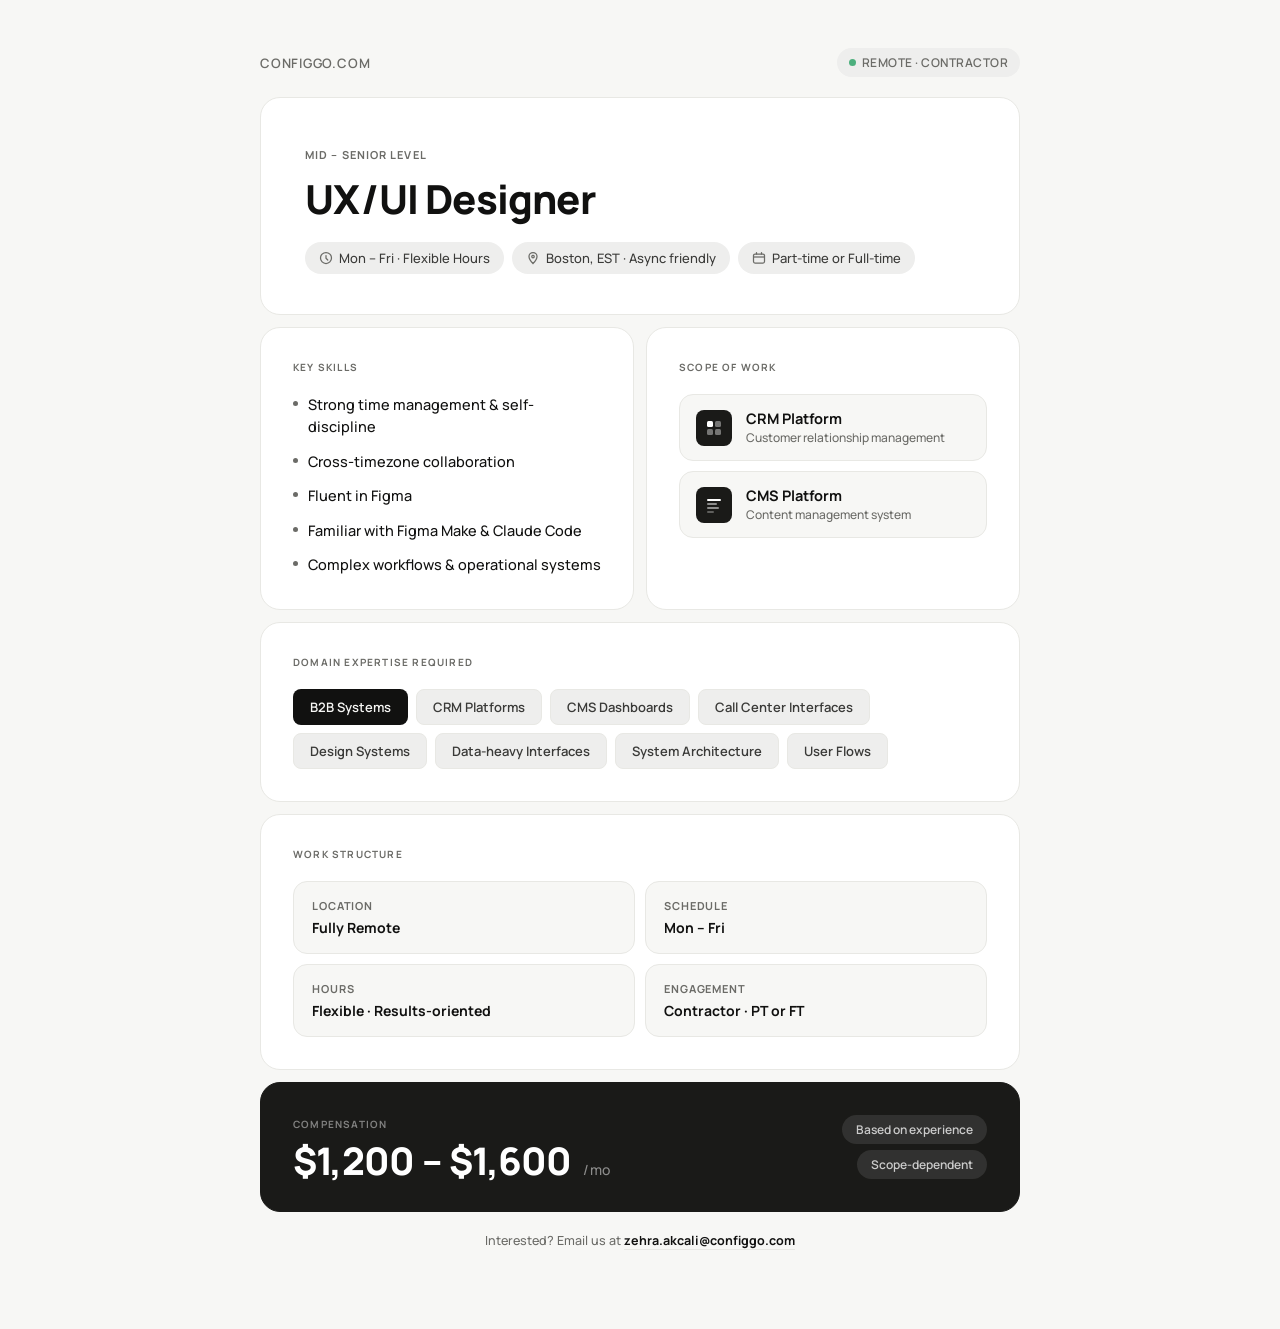
<file: ux-designer.html>
<!DOCTYPE html>
<html lang="en">
<head>
  <meta charset="UTF-8" />
  <meta name="viewport" content="width=device-width, initial-scale=1.0"/>
  <title>UX/UI Designer — Configgo.com</title>
  <link href="https://fonts.googleapis.com/css2?family=Manrope:wght@300;400;500;600;700;800&display=swap" rel="stylesheet"/>
  <style>
    *, *::before, *::after { box-sizing: border-box; margin: 0; padding: 0; }

    :root {
      --bg:        #F7F7F5;
      --surface:   #FFFFFF;
      --border:    #E8E8E4;
      --text-primary:   #111110;
      --text-secondary: #6B6B67;
      --accent:    #1A1A18;
      --pill-bg:   #EEEEED;
      --pill-text: #3A3A38;
      --tag-accent-bg:  #111110;
      --tag-accent-txt: #F7F7F5;
      --radius-sm: 8px;
      --radius-md: 14px;
      --radius-lg: 20px;
      --radius-pill: 100px;
      --max-w: 760px;
    }

    html { scroll-behavior: smooth; }

    body {
      font-family: 'Manrope', sans-serif;
      background: var(--bg);
      color: var(--text-primary);
      min-height: 100vh;
      padding: 48px 24px 80px;
      -webkit-font-smoothing: antialiased;
    }

    .page {
      max-width: var(--max-w);
      margin: 0 auto;
      display: flex;
      flex-direction: column;
      gap: 12px;
    }

    /* ── TOP BAR ── */
    .topbar {
      display: flex;
      align-items: center;
      justify-content: space-between;
      margin-bottom: 8px;
    }

    .company {
      font-size: 13px;
      font-weight: 600;
      letter-spacing: 0.06em;
      text-transform: uppercase;
      color: var(--text-secondary);
    }

    .badge-remote {
      display: inline-flex;
      align-items: center;
      gap: 6px;
      font-size: 12px;
      font-weight: 600;
      letter-spacing: 0.04em;
      text-transform: uppercase;
      color: var(--text-secondary);
      background: var(--pill-bg);
      padding: 6px 12px;
      border-radius: var(--radius-pill);
    }

    .badge-remote::before {
      content: '';
      width: 7px;
      height: 7px;
      border-radius: 50%;
      background: #4CAF7D;
      flex-shrink: 0;
    }

    /* ── HERO ── */
    .hero {
      background: var(--surface);
      border: 1px solid var(--border);
      border-radius: var(--radius-lg);
      padding: 44px 44px 40px;
    }

    .role-level {
      display: inline-block;
      font-size: 11px;
      font-weight: 700;
      letter-spacing: 0.1em;
      text-transform: uppercase;
      color: var(--text-secondary);
      margin-bottom: 14px;
    }

    .hero h1 {
      font-size: clamp(28px, 5vw, 40px);
      font-weight: 800;
      line-height: 1.15;
      letter-spacing: -0.02em;
      color: var(--text-primary);
      margin-bottom: 20px;
    }

    .hero-meta {
      display: flex;
      flex-wrap: wrap;
      gap: 8px;
    }

    .pill {
      display: inline-flex;
      align-items: center;
      gap: 6px;
      font-size: 13px;
      font-weight: 500;
      color: var(--pill-text);
      background: var(--pill-bg);
      padding: 7px 14px;
      border-radius: var(--radius-pill);
    }

    .pill svg { flex-shrink: 0; }

    /* ── CARDS GRID ── */
    .grid-2 {
      display: grid;
      grid-template-columns: 1fr 1fr;
      gap: 12px;
    }

    .card {
      background: var(--surface);
      border: 1px solid var(--border);
      border-radius: var(--radius-lg);
      padding: 32px;
    }

    .card.full { grid-column: 1 / -1; }

    .card-label {
      font-size: 10px;
      font-weight: 700;
      letter-spacing: 0.12em;
      text-transform: uppercase;
      color: var(--text-secondary);
      margin-bottom: 20px;
    }

    /* ── LIST ── */
    .list {
      list-style: none;
      display: flex;
      flex-direction: column;
      gap: 12px;
    }

    .list li {
      font-size: 14.5px;
      font-weight: 500;
      line-height: 1.55;
      color: var(--text-primary);
      display: flex;
      align-items: flex-start;
      gap: 10px;
    }

    .list li::before {
      content: '';
      width: 5px;
      height: 5px;
      border-radius: 50%;
      background: var(--text-secondary);
      flex-shrink: 0;
      margin-top: 7px;
    }

    /* ── TAGS ── */
    .tags {
      display: flex;
      flex-wrap: wrap;
      gap: 8px;
    }

    .tag {
      font-size: 13px;
      font-weight: 600;
      padding: 8px 16px;
      border-radius: var(--radius-sm);
      background: var(--pill-bg);
      color: var(--pill-text);
      border: 1px solid var(--border);
    }

    .tag.highlight {
      background: var(--tag-accent-bg);
      color: var(--tag-accent-txt);
      border-color: transparent;
    }

    /* ── SCOPE CARD ── */
    .products {
      display: flex;
      flex-direction: column;
      gap: 10px;
    }

    .product-row {
      display: flex;
      align-items: center;
      gap: 14px;
      padding: 14px 16px;
      background: var(--bg);
      border: 1px solid var(--border);
      border-radius: var(--radius-md);
    }

    .product-icon {
      width: 36px;
      height: 36px;
      border-radius: var(--radius-sm);
      background: var(--accent);
      display: flex;
      align-items: center;
      justify-content: center;
      flex-shrink: 0;
    }

    .product-icon svg { display: block; }

    .product-name {
      font-size: 14.5px;
      font-weight: 700;
      color: var(--text-primary);
    }

    .product-sub {
      font-size: 12px;
      font-weight: 500;
      color: var(--text-secondary);
      margin-top: 1px;
    }

    /* ── COMPENSATION CARD ── */
    .comp-card {
      background: var(--accent);
      border: 1px solid var(--accent);
      border-radius: var(--radius-lg);
      padding: 32px;
      display: flex;
      align-items: flex-end;
      justify-content: space-between;
      gap: 20px;
      flex-wrap: wrap;
    }

    .comp-left .comp-label {
      font-size: 10px;
      font-weight: 700;
      letter-spacing: 0.12em;
      text-transform: uppercase;
      color: rgba(255,255,255,0.45);
      margin-bottom: 10px;
    }

    .comp-amount {
      font-size: clamp(28px, 5vw, 38px);
      font-weight: 800;
      letter-spacing: -0.02em;
      color: #FFFFFF;
      line-height: 1;
    }

    .comp-period {
      font-size: 14px;
      font-weight: 500;
      color: rgba(255,255,255,0.5);
      margin-left: 4px;
    }

    .comp-right {
      display: flex;
      flex-direction: column;
      gap: 6px;
      align-items: flex-end;
    }

    .comp-tag {
      font-size: 12px;
      font-weight: 600;
      padding: 6px 14px;
      border-radius: var(--radius-pill);
      background: rgba(255,255,255,0.1);
      color: rgba(255,255,255,0.75);
      white-space: nowrap;
    }

    /* ── STRUCTURE GRID ── */
    .struct-grid {
      display: grid;
      grid-template-columns: 1fr 1fr;
      gap: 10px;
    }

    .struct-item {
      background: var(--bg);
      border: 1px solid var(--border);
      border-radius: var(--radius-md);
      padding: 16px 18px;
    }

    .struct-key {
      font-size: 11px;
      font-weight: 700;
      letter-spacing: 0.08em;
      text-transform: uppercase;
      color: var(--text-secondary);
      margin-bottom: 5px;
    }

    .struct-val {
      font-size: 14px;
      font-weight: 700;
      color: var(--text-primary);
    }

    /* ── FOOTER ── */
    .footer {
      text-align: center;
      padding-top: 8px;
    }

    .footer p {
      font-size: 12.5px;
      font-weight: 500;
      color: var(--text-secondary);
    }

    .footer a {
      color: var(--text-primary);
      font-weight: 700;
      text-decoration: none;
      border-bottom: 1px solid var(--border);
    }

    /* ── RESPONSIVE ── */
    @media (max-width: 580px) {
      .hero { padding: 28px 24px; }
      .card { padding: 24px; }
      .grid-2 { grid-template-columns: 1fr; }
      .card.full { grid-column: 1; }
      .struct-grid { grid-template-columns: 1fr; }
      .comp-card { flex-direction: column; align-items: flex-start; }
      .comp-right { align-items: flex-start; }
    }
  </style>
</head>
<body>
  <div class="page">

    <!-- TOP BAR -->
    <div class="topbar">
      <span class="company">Configgo.com</span>
      <span class="badge-remote">Remote · Contractor</span>
    </div>

    <!-- HERO -->
    <div class="hero">
      <span class="role-level">Mid – Senior Level</span>
      <h1>UX/UI Designer</h1>
      <div class="hero-meta">
        <span class="pill">
          <svg width="14" height="14" viewBox="0 0 14 14" fill="none">
            <circle cx="7" cy="7" r="5.5" stroke="#6B6B67" stroke-width="1.25"/>
            <path d="M7 4.5V7.25L8.75 9" stroke="#6B6B67" stroke-width="1.25" stroke-linecap="round"/>
          </svg>
          Mon – Fri · Flexible Hours
        </span>
        <span class="pill">
          <svg width="14" height="14" viewBox="0 0 14 14" fill="none">
            <path d="M7 1.5C4.79 1.5 3 3.29 3 5.5c0 3 4 7 4 7s4-4 4-7c0-2.21-1.79-4-4-4Z" stroke="#6B6B67" stroke-width="1.25"/>
            <circle cx="7" cy="5.5" r="1.25" stroke="#6B6B67" stroke-width="1.25"/>
          </svg>
          Boston, EST · Async friendly
        </span>
        <span class="pill">
          <svg width="14" height="14" viewBox="0 0 14 14" fill="none">
            <rect x="1.5" y="3" width="11" height="9" rx="1.5" stroke="#6B6B67" stroke-width="1.25"/>
            <path d="M1.5 6h11" stroke="#6B6B67" stroke-width="1.25"/>
            <path d="M4.5 1.5V3M9.5 1.5V3" stroke="#6B6B67" stroke-width="1.25" stroke-linecap="round"/>
          </svg>
          Part-time or Full-time
        </span>
      </div>
    </div>

    <!-- GRID ROW 1 -->
    <div class="grid-2">

      <!-- SKILLS -->
      <div class="card">
        <p class="card-label">Key Skills</p>
        <ul class="list">
          <li>Strong time management &amp; self-discipline</li>
          <li>Cross-timezone collaboration</li>
          <li>Fluent in Figma</li>
          <li>Familiar with Figma Make &amp; Claude Code</li>
          <li>Complex workflows &amp; operational systems</li>
        </ul>
      </div>

      <!-- SCOPE -->
      <div class="card">
        <p class="card-label">Scope of Work</p>
        <div class="products">
          <div class="product-row">
            <div class="product-icon">
              <svg width="18" height="18" viewBox="0 0 18 18" fill="none">
                <rect x="2" y="2" width="6" height="6" rx="1.5" fill="white"/>
                <rect x="10" y="2" width="6" height="6" rx="1.5" fill="white" fill-opacity="0.4"/>
                <rect x="2" y="10" width="6" height="6" rx="1.5" fill="white" fill-opacity="0.4"/>
                <rect x="10" y="10" width="6" height="6" rx="1.5" fill="white" fill-opacity="0.4"/>
              </svg>
            </div>
            <div>
              <div class="product-name">CRM Platform</div>
              <div class="product-sub">Customer relationship management</div>
            </div>
          </div>
          <div class="product-row">
            <div class="product-icon">
              <svg width="18" height="18" viewBox="0 0 18 18" fill="none">
                <rect x="2" y="3" width="14" height="2" rx="1" fill="white"/>
                <rect x="2" y="7" width="10" height="2" rx="1" fill="white" fill-opacity="0.5"/>
                <rect x="2" y="11" width="12" height="2" rx="1" fill="white" fill-opacity="0.5"/>
                <rect x="2" y="15" width="7" height="2" rx="1" fill="white" fill-opacity="0.3"/>
              </svg>
            </div>
            <div>
              <div class="product-name">CMS Platform</div>
              <div class="product-sub">Content management system</div>
            </div>
          </div>
        </div>
      </div>
    </div>

    <!-- EXPERTISE TAGS (full-width) -->
    <div class="card full">
      <p class="card-label">Domain Expertise Required</p>
      <div class="tags">
        <span class="tag highlight">B2B Systems</span>
        <span class="tag">CRM Platforms</span>
        <span class="tag">CMS Dashboards</span>
        <span class="tag">Call Center Interfaces</span>
        <span class="tag">Design Systems</span>
        <span class="tag">Data-heavy Interfaces</span>
        <span class="tag">System Architecture</span>
        <span class="tag">User Flows</span>
      </div>
    </div>

    <!-- WORK STRUCTURE (full-width) -->
    <div class="card full">
      <p class="card-label">Work Structure</p>
      <div class="struct-grid">
        <div class="struct-item">
          <div class="struct-key">Location</div>
          <div class="struct-val">Fully Remote</div>
        </div>
        <div class="struct-item">
          <div class="struct-key">Schedule</div>
          <div class="struct-val">Mon – Fri</div>
        </div>
        <div class="struct-item">
          <div class="struct-key">Hours</div>
          <div class="struct-val">Flexible · Results-oriented</div>
        </div>
        <div class="struct-item">
          <div class="struct-key">Engagement</div>
          <div class="struct-val">Contractor · PT or FT</div>
        </div>
      </div>
    </div>

    <!-- COMPENSATION -->
    <div class="comp-card">
      <div class="comp-left">
        <p class="comp-label">Compensation</p>
        <div class="comp-amount">$1,200 – $1,600 <span class="comp-period">/ mo</span></div>
      </div>
      <div class="comp-right">
        <span class="comp-tag">Based on experience</span>
        <span class="comp-tag">Scope-dependent</span>
      </div>
    </div>

    <!-- FOOTER -->
    <div class="footer">
      <p>Interested? Email us at <a href="mailto:zehra.akcali@configgo.com">zehra.akcali@configgo.com</a></p>
    </div>

  </div>
</body>
</html>
</file>
